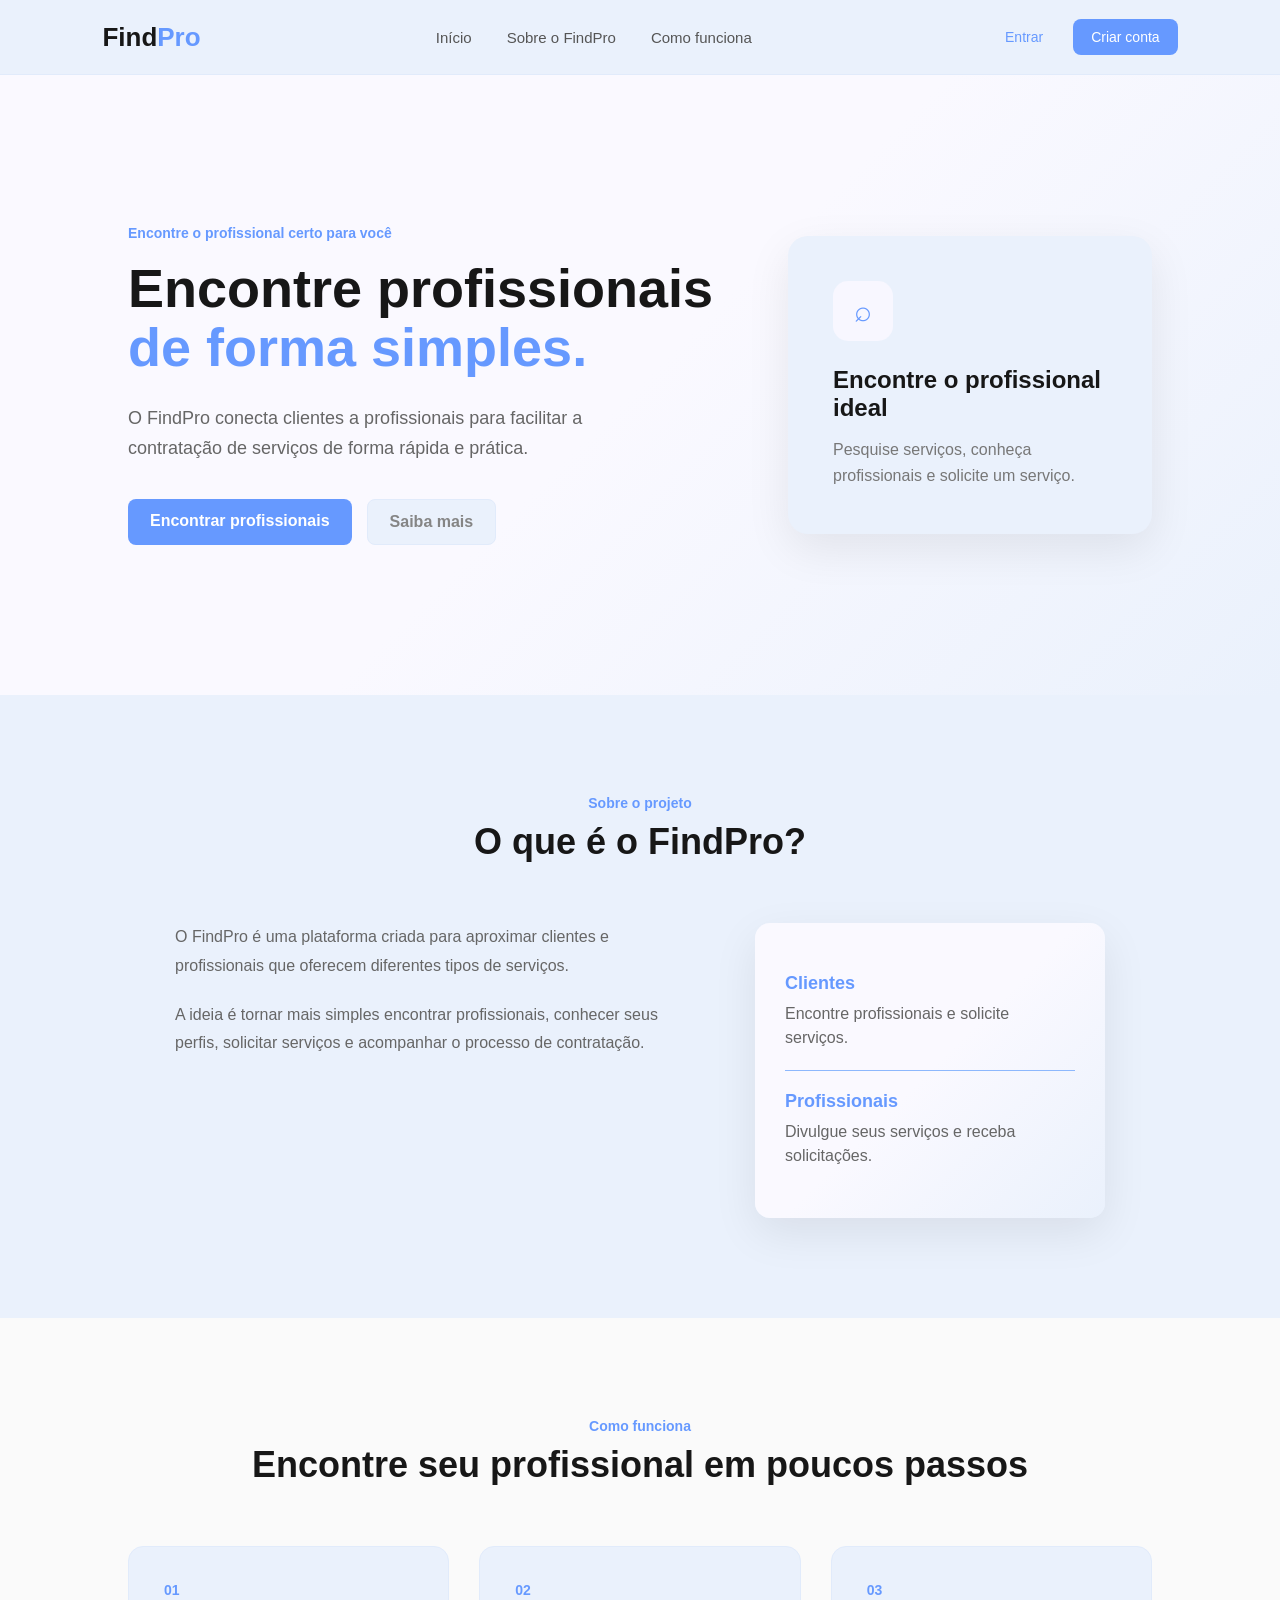
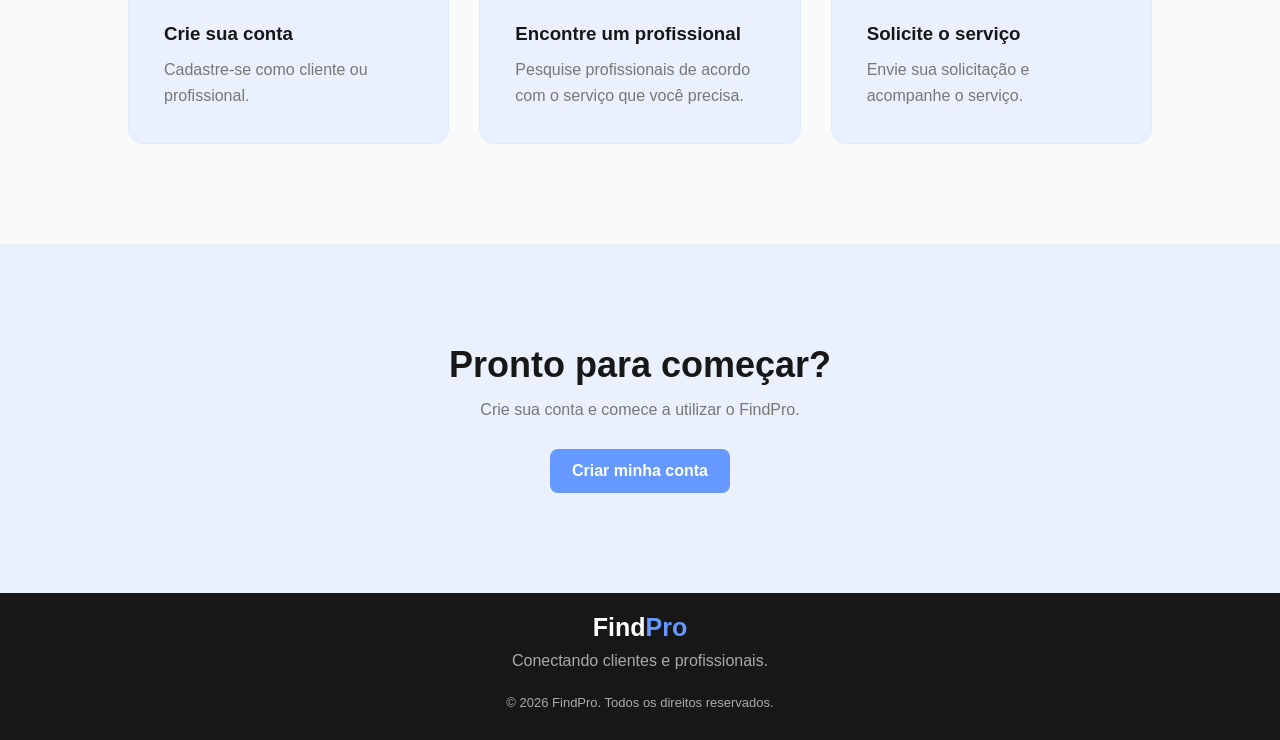
<file: frontend/index.html>
<!DOCTYPE html>
<html lang="pt-BR">
<head>
    <meta charset="UTF-8">
    <meta name="viewport" content="width=device-width, initial-scale=1.0">

    <title>FindPro - Encontre profissionais</title>

    <link rel="stylesheet" href="css/root.css">
    <link rel="stylesheet" href="css/navbar.css">
    <link rel="stylesheet" href="css/footer.css">
    <link rel="stylesheet" href="css/style.css">
</head>

<body>

    <header class="navbar">
        <div class="logo">
            <a href="index.html">Find<span>Pro</span></a>
        </div>

        <nav class="nav-links">
            <a href="#inicio">Início</a>
            <a href="#sobre">Sobre o FindPro</a>
            <a href="#como-funciona">Como funciona</a>
        </nav>

        <div class="nav-buttons">
            <a href="pages/login.html" class="btn-login">Entrar</a>
            <a href="pages/register.html" class="btn-register">Criar conta</a>
        </div>
    </header>


    
    <main>

        <section id="inicio" class="hero">

            <div class="hero-content">

                <p class="hero-tag">
                    Encontre o profissional certo para você
                </p>

                <h1>
                    Encontre profissionais
                    <span>de forma simples.</span>
                </h1>

                <p class="hero-description">
                    O FindPro conecta clientes a profissionais
                    para facilitar a contratação de serviços de
                    forma rápida e prática.
                </p>

                <div class="hero-buttons">
                    <a href="./pages/profissional.html" class="btn-primary">
                        Encontrar profissionais
                    </a>

                    <a href="#como-funciona" class="btn-secondary">
                        Saiba mais
                    </a>
                </div>

            </div>

            <div class="hero-image">
                <div class="hero-card">
                    <span class="card-icon">⌕</span>

                    <h3>
                        Encontre o profissional ideal
                    </h3>

                    <p>
                        Pesquise serviços, conheça profissionais
                        e solicite um serviço.
                    </p>
                </div>
            </div>

        </section>


        
        <section id="sobre" class="about">

            <div class="section-title">
                <p>Sobre o projeto</p>

                <h2>
                    O que é o FindPro?
                </h2>
            </div>

            <div class="about-content">

                <div class="about-text">

                    <p>
                        O FindPro é uma plataforma criada para
                        aproximar clientes e profissionais que
                        oferecem diferentes tipos de serviços.
                    </p>

                    <p>
                        A ideia é tornar mais simples encontrar
                        profissionais, conhecer seus perfis,
                        solicitar serviços e acompanhar o processo
                        de contratação.
                    </p>

                </div>

                <div class="about-card">

                    <div class="info-item">
                        <strong>Clientes</strong>
                        <span>
                            Encontre profissionais e solicite serviços.
                        </span>
                    </div>

                    <div class="info-item">
                        <strong>Profissionais</strong>
                        <span>
                            Divulgue seus serviços e receba solicitações.
                        </span>
                    </div>

                </div>

            </div>

        </section>


        
        <section id="como-funciona" class="how-it-works">

            <div class="section-title">
                <p>Como funciona</p>

                <h2>
                    Encontre seu profissional em poucos passos
                </h2>
            </div>


            <div class="steps">

                <div class="step">

                    <div class="step-number">
                        01
                    </div>

                    <h3>
                        Crie sua conta
                    </h3>

                    <p>
                        Cadastre-se como cliente ou profissional.
                    </p>

                </div>


                <div class="step">

                    <div class="step-number">
                        02
                    </div>

                    <h3>
                        Encontre um profissional
                    </h3>

                    <p>
                        Pesquise profissionais de acordo com o
                        serviço que você precisa.
                    </p>

                </div>


                <div class="step">

                    <div class="step-number">
                        03
                    </div>

                    <h3>
                        Solicite o serviço
                    </h3>

                    <p>
                        Envie sua solicitação e acompanhe o serviço.
                    </p>

                </div>

            </div>

        </section>


        
        <section class="call-to-action">

            <h2>
                Pronto para começar?
            </h2>

            <p>
                Crie sua conta e comece a utilizar o FindPro.
            </p>

            <a href="pages/register.html" class="btn-primary">
                Criar minha conta
            </a>

        </section>

    </main>


    <!-- Rodapé -->
    <footer class="footer">

        <div class="footer-logo">
            Find<span>Pro</span>
        </div>

        <p>
            Conectando clientes e profissionais.
        </p>

        <p class="copyright">
            © 2026 FindPro. Todos os direitos reservados.
        </p>

    </footer>

</body>
</html>
</file>
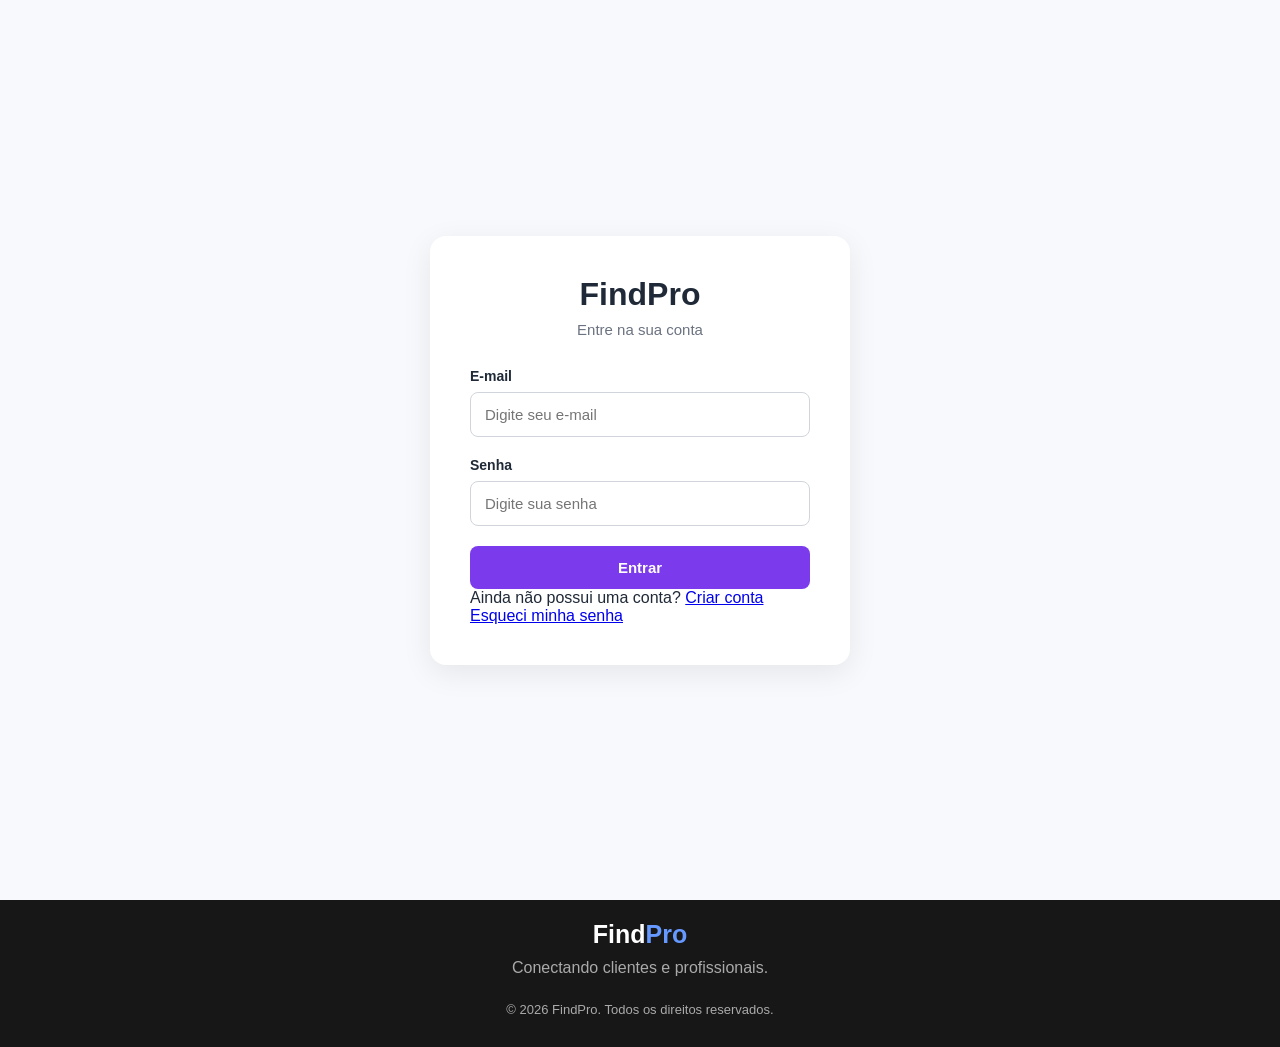
<file: frontend/pages/login.html>
<!DOCTYPE html>
<html lang="pt-BR">
<head>
    <meta charset="UTF-8">
    <meta name="viewport" content="width=device-width, initial-scale=1.0">

    <title>Login | FindPro</title>

    <link rel="stylesheet" href="/frontend/css/root.css">
    <link rel="stylesheet" href="/frontend/css/navbar.css">
    <link rel="stylesheet" href="/frontend/css/footer.css">
    <link rel="stylesheet" href="/frontend/css/login.css">
</head>

<body>

    <main class="login-container">

        <section class="login-card">

            <div class="login-header">
                <h1>FindPro</h1>
                <p>Entre na sua conta</p>
            </div>

            <form id="login-form">

                <div class="form-group">
                    <label for="email">E-mail</label>
                    <input 
                        type="email"
                        id="email"
                        name="email"
                        placeholder="Digite seu e-mail"
                        required
                    >
                </div>

                <div class="form-group">
                    <label for="password">Senha</label>
                    <input 
                        type="password"
                        id="password"
                        name="password"
                        placeholder="Digite sua senha"
                        required
                    >
                </div>

                <button type="submit" class="login-button">
                    Entrar
                </button>

            </form>

            <div class="login-footer">
                <p>
                    Ainda não possui uma conta?
                    <a href="register.html">Criar conta</a>
                </p>

                <a href="#" class="forgot-password">
                    Esqueci minha senha
                </a>
            </div>

        </section>

    </main>

    <footer class="footer">

        <div class="footer-logo">
            Find<span>Pro</span>
        </div>

        <p>
            Conectando clientes e profissionais.
        </p>

        <p class="copyright">
            © 2026 FindPro. Todos os direitos reservados.
        </p>

    </footer>

</body>
</html>
</file>
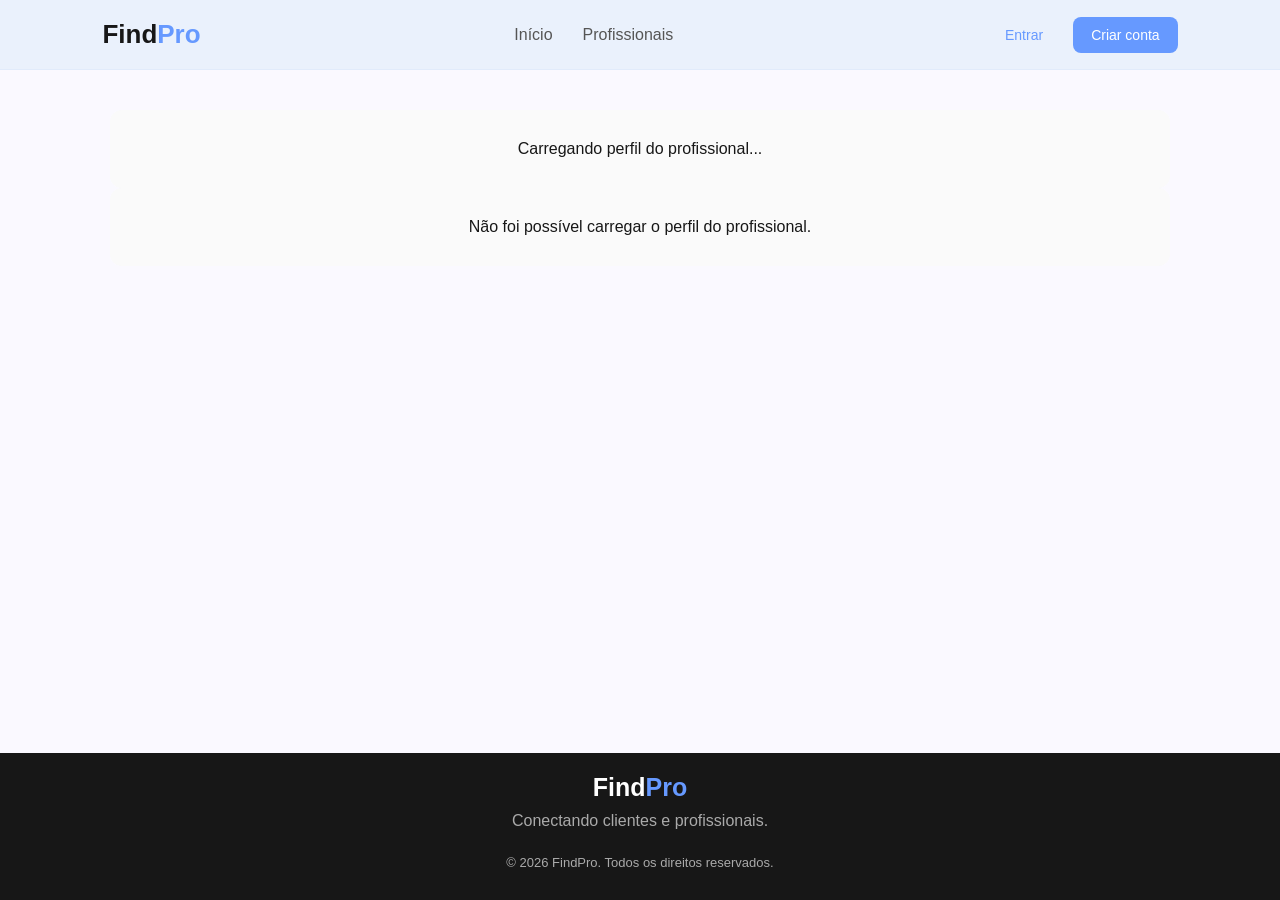
<file: frontend/pages/professional_id.html>
<!DOCTYPE html>
<html lang="pt-BR">
<head>
    <meta charset="UTF-8">
    <meta name="viewport" content="width=device-width, initial-scale=1.0">

    <title>Perfil do Profissional | FindPro</title>

    <link rel="stylesheet" href="/frontend/css/root.css">
    <link rel="stylesheet" href="/frontend/css/navbar.css">
    <link rel="stylesheet" href="/frontend/css/footer.css">
    <link rel="stylesheet" href="../css/professional_id.css">
</head>

<body>

    <header class="navbar">
        <div class="logo">
            <a href="/frontend/index.html">Find<span>Pro</span></a>
        </div>

        <nav class="nav-links">
            <a href="/frontend/index.html#inicio">Início</a>
            <a href="/frontend/pages/profissional.html">Profissionais</a>
        </nav>

        <div class="nav-buttons">
            <a href="pages/login.html" class="btn-login">Entrar</a>
            <a href="pages/register.html" class="btn-register">Criar conta</a>
        </div>
    </header>

    <main class="container">

        
        <div id="loading" class="loading">
            Carregando perfil do profissional...
        </div>

        
        <div id="error-message" class="error-message hidden">
            Não foi possível carregar o perfil do profissional.
        </div>

        
        <section id="professional-profile" class="profile hidden">

            
            <div class="profile-header">

                <div class="profile-avatar" id="profile-avatar">
                    <span id="avatar-initials">?</span>
                </div>

                <div class="profile-main-info">
                    <span class="profile-category" id="service-category">
                        Categoria
                    </span>

                    <h1 id="professional-name">Nome do profissional</h1>

                    <div class="profile-rating">
                        <span class="rating-star">★</span>
                        <strong id="average-rating">0,0</strong>
                        <span id="review-count">(0 avaliações)</span>
                    </div>
                </div>

            </div>

            
            <div class="profile-content">

                
                <div class="profile-details">

                    <section class="profile-section">
                        <h2>Sobre o profissional</h2>

                        <p id="professional-bio">
                            Nenhuma apresentação informada.
                        </p>
                    </section>

                    <section class="profile-section">
                        <h2>Serviços e preços</h2>

                        <div class="price-card">

                            <div class="price-info">
                                <span class="price-label">
                                    Tipo de cobrança
                                </span>

                                <strong id="pricing-type">
                                    Por hora
                                </strong>
                            </div>


                            <div class="price-info">
                                <span class="price-label text-info-price">
                                    Valor por serviço
                                </span>

                                <strong class="service-price">
                                    Não informado
                                </strong>
                            </div>

                        </div>
                    </section>

                    
                    <section class="profile-section">
                        <div class="section-heading">
                            <h2>Avaliações dos clientes</h2>
                        </div>

                        <div id="reviews-list" class="reviews-list">
                            <p class="empty-reviews">
                                Este profissional ainda não possui avaliações.
                            </p>
                        </div>
                    </section>

                </div>

                
                <aside class="profile-sidebar">

                    <div class="contact-card">
                        <h2>Contrate este profissional</h2>

                        <p>
                            Precisa deste serviço? Envie uma solicitação
                            diretamente pelo FindPro.
                        </p>

                        <div class="sidebar-price">
                            <span class="text-info-price"> Valor por serviço </span>
                            <strong id="sidebar-hourly-rate" class="service-price">
                                Não informado
                            </strong>
                        </div>

                        <button
                            type="button"
                            id="request-service-btn"
                            class="request-button"
                        >
                            Solicitar serviço
                        </button>

                        <p class="login-notice">
                            É necessário estar logado para solicitar um serviço.
                        </p>
                    </div>

                </aside>

            </div>

        </section>

    </main>

    <footer class="footer">

        <div class="footer-logo">
            Find<span>Pro</span>
        </div>

        <p>
            Conectando clientes e profissionais.
        </p>

        <p class="copyright">
            © 2026 FindPro. Todos os direitos reservados.
        </p>

    </footer>

    <script type="module" src="../javascript/professional_id.js"></script>

</body>
</html>
</file>
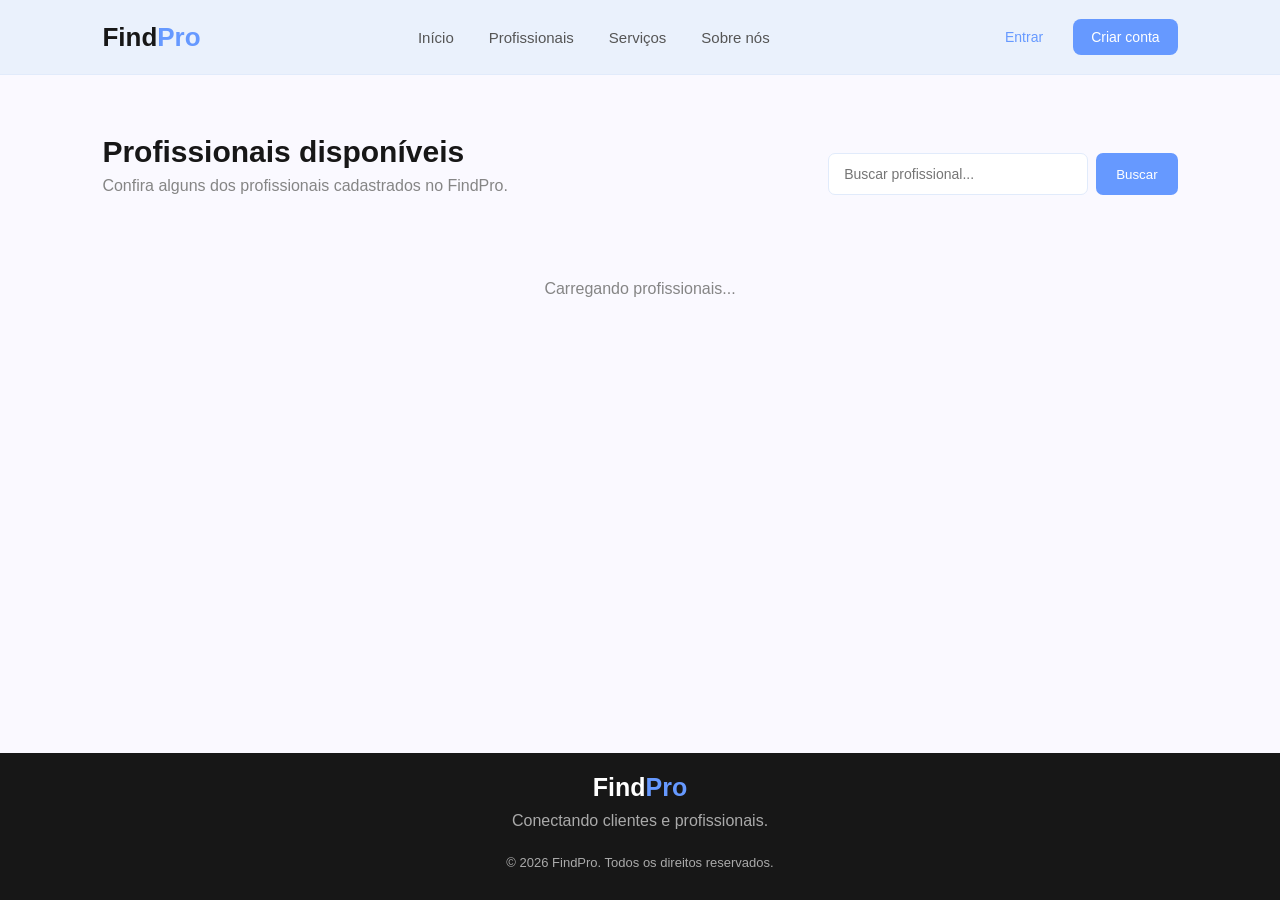
<file: frontend/pages/profissional.html>
<!DOCTYPE html>
<html lang="pt-BR">

<head>
    <meta charset="UTF-8">
    <meta name="viewport" content="width=device-width, initial-scale=1.0">

    <title>Profissionais | FindPro</title>

    <link rel="stylesheet" href="/frontend/css/root.css">
    <link rel="stylesheet" href="/frontend/css/navbar.css">
    <link rel="stylesheet" href="/frontend/css/footer.css">
    <link rel="stylesheet" href="/frontend/css/professionalsList.css">
</head>

<body>
    <header class="navbar">
        <div class="logo">
            <a href="/frontend/index.html">Find<span>Pro</span></a>
        </div>

        <nav class="nav-links">
            <a href="/frontend/index.html#inicio">Início</a>
            <a href="professionals.html" class="active">Profissionais</a>
            <a href="#">Serviços</a>
            <a href="#">Sobre nós</a>
        </nav>

        <div class="nav-buttons">
            <a href="pages/login.html" class="btn-login">Entrar</a>
            <a href="pages/register.html" class="btn-register">Criar conta</a>
        </div>
    </header>


    <main>

        <section class="professionals-section">

            <div class="section-header">

                <div>
                    <h2>Profissionais disponíveis</h2>
                    <p>Confira alguns dos profissionais cadastrados no FindPro.</p>
                </div>

                <div class="search-box">
                    <input
                        type="text"
                        id="searchInput"
                        placeholder="Buscar profissional..."
                    >

                    <button id="searchButton">
                        Buscar
                    </button>
                </div>

            </div>


            <div id="professionalsContainer" class="professionals-grid">


                <div class="loading">
                    Carregando profissionais...
                </div>

            </div>

        </section>

    </main>


    <footer class="footer">

        <div class="footer-logo">
            Find<span>Pro</span>
        </div>

        <p>
            Conectando clientes e profissionais.
        </p>

        <p class="copyright">
            © 2026 FindPro. Todos os direitos reservados.
        </p>

    </footer>

    <script type="module" src="../javascript/functions_professionals.js"></script>

</body>

</html>
</file>
<file: frontend/css/root.css>
:root {

    /*BACKGROUNDS*/

    --background: #eaf1fc;
    --primary-background: #faf9ff;
    --background-light: #fafafa;
    --background-dark: #171717;

    --primary: #6699FF;
    --primary-hover: #537dd0;
    --primary-light: #f8f7ff;


    /*CORES DE TEXTO */

    --text-primary: #171717;
    --text-secondary: #555555;
    --text-muted: #666666;
    --text-light: #777777;

/*TEXTO SOBRE FUNDO BUTTONS*/

    --text-on-primary: #ffffff;
    --text-on-secundary: #858585;



    /*BORDAS*/

    --border: #e1ebfb;
    --border-light: #8db8fd;
    --border-primary: #d9daff;


    


    /*FOOTER*/

    --footer-text: #ffffff;
    --footer-muted: #aaaaaa;


    /*SOMBRAS*/

    --shadow: rgba(0, 0, 0, 0.08);
    --shadow-primary: rgba(124, 58, 237, 0.10);
}
</file>
<file: frontend/css/navbar.css>
/* 
   NAVBAR
 */

.navbar {
    width: 100%;
    height: 75px;

    display: flex;
    align-items: center;
    justify-content: space-between;

    padding: 0 8%;

    background-color: var(--background);

    border-bottom: 1px solid var(--border);

    position: sticky;
    top: 0;
    z-index: 1000;
}


/* Logo */

.logo a {
    text-decoration: none;

    font-size: 26px;
    font-weight: 700;

    color: var(--text-primary);
}

.logo span {
    color: var(--primary);
}


/* Links */

.nav-links {
    display: flex;
    gap: 35px;
}

.nav-links a {
    text-decoration: none;

    color: var(--text-secondary);

    font-size: 15px;

    transition: 0.3s;
}

.nav-links a:hover {
    color: var(--primary);
}


/* Botões */

.nav-buttons {
    display: flex;
    align-items: center;
    gap: 12px;
}

.btn-login,
.btn-register {
    text-decoration: none;

    padding: 10px 18px;

    border-radius: 8px;

    font-size: 14px;

    transition: 0.3s;
}

.btn-login {
    color: var(--primary);
}

.btn-login:hover {
    background-color: var(--background-light);
}

.btn-register {
    background-color: var(--primary);
    color: var(--text-on-primary);
}

.btn-register:hover {
    background-color: var(--primary-hover);
}
</file>
<file: frontend/css/footer.css>
.footer {
    text-align: center;

    padding: 20px 20px;

    background-color: var(--text-primary);

    color: var(--text-on-primary);
}

.footer-logo {
    font-size: 25px;

    font-weight: 700;

    margin-bottom: 10px;
}

.footer-logo span {
    color: var(--primary);
}

.footer p {
    color: var(--footer-muted);

    margin-bottom: 10px;
}

.footer .copyright {
    font-size: 13px;

    margin-top: 25px;
}
</file>
<file: frontend/css/style.css>
* {
    margin: 0;
    padding: 0;
    box-sizing: border-box;
}

html {
    scroll-behavior: smooth;
}

body {
    font-family: Arial, Helvetica, sans-serif;
    background-color: var(--background);
}


/*HERO*/

.hero {
    min-height: 620px;

    display: flex;
    align-items: center;
    justify-content: space-between;

    gap: 60px;

    padding: 80px 10%;

    background:linear-gradient(135deg,
        var(--primary-background),
        var(--primary-background),
        var(--background)
    );
}

.hero-content {
    max-width: 600px;
}

.hero-tag {
    color: var(--primary);

    font-size: 14px;
    font-weight: 600;

    margin-bottom: 18px;
}

.hero h1 {
    font-size: 54px;
    line-height: 1.1;

    color: var(--text-primary);

    margin-bottom: 25px;
}

.hero h1 span {
    color: var(--primary);
}

.hero-description {
    max-width: 520px;

    color: var(--text-muted);

    font-size: 18px;

    line-height: 1.7;

    margin-bottom: 35px;
}


/* Hero buttons */

.hero-buttons {
    display: flex;
    gap: 15px;
}

.btn-primary,
.btn-secondary {
    display: inline-block;

    padding: 13px 22px;

    border-radius: 8px;

    text-decoration: none;

    font-weight: 600;

    transition: 0.3s;
}

.btn-primary {
    background-color: var(--primary);
    color: var(--text-on-primary);
}

.btn-primary:hover {
    background-color: var(--primary-hover);
    transform: translateY(-2px);
}

.btn-secondary {
    border: 1px solid var(--border);
    color: var(--text-on-secundary);
    background-color: var(--background);
}

.btn-secondary:hover {
    border-color: var(--primary);
    color: var(--primary);
}


/* Hero card */

.hero-image {
    width: 420px;
}

.hero-card {
    background-color: var(--background);

    padding: 45px;

    border-radius: 20px;

    box-shadow: 0 15px 45px var(--shadow);
}

.card-icon {
    display: flex;

    align-items: center;
    justify-content: center;

    width: 60px;
    height: 60px;

    border-radius: 15px;

    background-color: var(--primary-light);

    color: var(--primary);

    font-size: 30px;

    margin-bottom: 25px;
}

.hero-card h3 {
    font-size: 24px;

    margin-bottom: 15px;

    color: var(--text-primary);
}

.hero-card p {
    color: var(--text-light);

    line-height: 1.6;
}


/*SECTION TITLE*/

.section-title {
    text-align: center;

    margin-bottom: 60px;
}

.section-title p {
    color: var(--primary);

    font-size: 14px;

    font-weight: 600;

    margin-bottom: 10px;
}

.section-title h2 {
    font-size: 36px;

    color: var(--text-primary);
}


/*
   SOBRE
*/

.about {
    padding: 100px 10%;
}

.about-content {
    display: flex;

    justify-content: center;

    gap: 80px;

    max-width: 1000px;

    margin: auto;
}

.about-text {
    max-width: 500px;
}

.about-text p {
    color: var(--text-muted);

    line-height: 1.8;

    margin-bottom: 20px;
}

.about-card {
    width: 350px;

    padding: 30px;

    background:linear-gradient(135deg,
        var(--primary-background),
        var(--primary-background),
        var(--background)
    );

    border-radius: 15px;
    box-shadow: 0 15px 45px var(--shadow);
}

.info-item {
    display: flex;

    flex-direction: column;

    gap: 8px;

    padding: 20px 0;

    border-bottom: 1px solid var(--border-light);
}

.info-item:last-child {
    border-bottom: none;
}

.info-item strong {
    color: var(--primary);

    font-size: 18px;
}

.info-item span {
    color: var(--text-muted);

    line-height: 1.5;
}


/* 
   COMO FUNCIONA
*/

.how-it-works {
    padding: 100px 10%;

    background-color: var(--background-light);
}

.steps {
    display: flex;

    justify-content: center;

    gap: 30px;

    max-width: 1100px;

    margin: auto;
}

.step {
    flex: 1;

    background-color: var(--background);

    padding: 35px;

    border-radius: 15px;

    border: 1px solid var(--border);
}

.step-number {
    color: var(--primary);

    font-size: 14px;

    font-weight: bold;

    margin-bottom: 25px;
}

.step h3 {
    margin-bottom: 12px;

    color: var(--text-primary);
}

.step p {
    color: var(--text-light);

    line-height: 1.6;
}


/* 
   CALL TO ACTION
*/

.call-to-action {
    text-align: center;

    padding: 100px 20px;
}

.call-to-action h2 {
    font-size: 36px;

    margin-bottom: 15px;

    color: var(--text-primary);
}

.call-to-action p {
    color: var(--text-light);

    margin-bottom: 30px;
}


/* 
   RESPONSIVIDADE
*/

@media (max-width: 900px) {

    .navbar {
        padding: 0 5%;
    }

    .nav-links {
        display: none;
    }

    .hero {
        flex-direction: column;

        text-align: center;

        padding: 70px 5%;
    }

    .hero h1 {
        font-size: 42px;
    }

    .hero-buttons {
        justify-content: center;
    }

    .hero-image {
        width: 100%;

        max-width: 420px;
    }

    .about-content {
        flex-direction: column;

        gap: 40px;
    }

    .about-card {
        width: 100%;
    }

    .steps {
        flex-direction: column;
    }
}


@media (max-width: 500px) {

    .navbar {
        height: 65px;
    }

    .nav-buttons {
        gap: 5px;
    }

    .btn-login,
    .btn-register {
        padding: 8px 12px;
    }

    .hero h1 {
        font-size: 36px;
    }

    .hero-description {
        font-size: 16px;
    }

    .hero-buttons {
        flex-direction: column;
    }

    .section-title h2 {
        font-size: 30px;
    }
}
</file>
<file: frontend/css/login.css>
/* 
   RESET
 */

* {
    margin: 0;
    padding: 0;
    box-sizing: border-box;
}

body {
    font-family: Arial, Helvetica, sans-serif;
    background-color: #f8f9fc;
    color: #1f2937;
}


/* 
   CONTAINER
 */

.login-container {
    min-height: 100vh;

    display: flex;
    justify-content: center;
    align-items: center;

    padding: 20px;
}


/* 
   CARD
 */

.login-card {
    width: 100%;
    max-width: 420px;

    background-color: #ffffff;

    padding: 40px;

    border-radius: 16px;

    box-shadow: 0 8px 30px rgba(0, 0, 0, 0.08);
}


/* 
   HEADER
 */

.login-header {
    text-align: center;
    margin-bottom: 30px;
}

.login-header h1 {
    font-size: 32px;
    margin-bottom: 8px;
}

.login-header p {
    color: #6b7280;
    font-size: 15px;
}


/* 
   FORM
 */

.form-group {
    display: flex;
    flex-direction: column;

    margin-bottom: 20px;
}

.form-group label {
    font-size: 14px;
    font-weight: 600;

    margin-bottom: 8px;
}

.form-group input {
    width: 100%;

    padding: 13px 14px;

    border: 1px solid #d1d5db;
    border-radius: 8px;

    font-size: 15px;

    outline: none;

    transition: border-color 0.2s, box-shadow 0.2s;
}

.form-group input:focus {
    border-color: #7c3aed;

    box-shadow: 0 0 0 3px rgba(124, 58, 237, 0.12);
}


/* 
   BUTTON
 */

.login-button {
    width: 100%;

    padding: 13px;

    border: none;
    border-radius: 8px;

    background-color: #7c3aed;
    color: white;

    font-size: 15px;
    font-weight: 600;

    cursor: pointer;

    transition: background-color 0.2s;
}

.login-button:hover {
    background-color: #6d28d9;
}
</file>
<file: frontend/css/professional_id.css>
/* =========================
   ESTRUTURA GERAL
========================= */

* {
    margin: 0;
    padding: 0;
    box-sizing: border-box;
}

html,body{
    min-height: 100%;
}

body {
    min-height: 100vh;
    display: flex;
    flex-direction: column;

    font-family: Arial, Helvetica, sans-serif;
    background: var(--primary-background);
    color: var(--text-primary);
}

/* =========================
   CABEÇALHO
========================= */
.navbar {
    height: 70px;
    padding: 0 8%;
    display: flex;
    align-items: center;
    justify-content: space-between;

    background: var(--background);
}

.logo {
    font-size: 25px;
    font-weight: 700;
    color: var(--text-primary);
    text-decoration: none;
}

.logo span,
footer span {
    color: var(--primary);
}

.navbar nav {
    display: flex;
    gap: 30px;
}

.navbar nav a {
    color: var(--text-secondary);
    text-decoration: none;
    font-size: 16px;
}

.navbar nav a:hover,
.navbar nav a.active {
    color: var(--primary);
}

.nav-buttons {
    display: flex;
    align-items: center;
    gap: 12px;
}

.login-btn,
.register-btn {
    text-decoration: none;
    padding: 10px 18px;
    border-radius: 7px;
    font-size: 14px;
}

.login-btn {
    color: var(--primary);
}

.register-btn {
    color: var(--text-on-primary);
    background: var(--primary);
}

.register-btn:hover {
    background: var(--primary-hover);
}

/* =========================
   CONTEÚDO PRINCIPAL
========================= */

.container {
    width: 100%;
    max-width: 1100px;
    margin: 40px auto;
    padding: 0 20px;

    flex: 1;
}

.loading,
.error-message {
    padding: 30px;
    text-align: center;
    border-radius: 12px;
    background: var(--background-light);
}

.error-message {
    color: var(--error-color);
}

/* =========================
   CABEÇALHO DO PERFIL
========================= */

#professional-profile{
    display: none;
}

.profile-header {
    display: flex;
    align-items: center;
    gap: 25px;

    padding: 30px;
    margin-bottom: 30px;

    background: var(--secondary-background);
    border: 1px solid var(--border-color);
    border-radius: 16px;
}

.profile-avatar {
    width: 110px;
    height: 110px;
    flex-shrink: 0;

    display: flex;
    align-items: center;
    justify-content: center;

    border-radius: 50%;
    background: var(--primary);
    color: var(--text-on-primary);

    font-size: 36px;
    font-weight: bold;
}

.profile-main-info {
    min-width: 0;
}

.profile-category {
    display: inline-block;
    margin-bottom: 10px;
    padding: 6px 12px;

    border-radius: 20px;
    background: var(--accent-background);
    color: var(--primary);

    font-size: 13px;
}

.profile-main-info h1 {
    margin-bottom: 12px;
    font-size: 30px;
    overflow-wrap: anywhere;
}

.profile-rating {
    display: flex;
    align-items: center;
    gap: 7px;
    flex-wrap: wrap;

    font-size: 14px;
}

.rating-star {
    color: var(--rating-color);
    font-size: 20px;
}

#review-count {
    color: var(--text-muted);
}

/* =========================
   LAYOUT DO PERFIL
========================= */

.profile-content {
    display: grid;
    grid-template-columns: minmax(0, 1fr) 320px;
    gap: 30px;
    align-items: start;
}

.profile-details {
    min-width: 0;
}

.profile-section {
    margin-bottom: 30px;
    padding: 25px;

    background: var(--secondary-background);
    border: 1px solid var(--border-color);
    border-radius: 14px;
}

.profile-section h2,
.contact-card h2 {
    margin-bottom: 18px;
    font-size: 20px;
}

.profile-section > p {
    line-height: 1.8;
    color: var(--text-muted);
    overflow-wrap: anywhere;
}

/* =========================
   PREÇOS
========================= */

.price-card {
    display: grid;
    grid-template-columns: repeat(3, minmax(0, 1fr));
    gap: 15px;
}

.price-info {
    display: flex;
    flex-direction: column;
    gap: 10px;

    padding: 16px;
    border-radius: 10px;
    background: var(--primary-background);
}

.price-label {
    font-size: 13px;
    color: var(--text-muted);
}

.price-info strong {
    font-size: 16px;
    overflow-wrap: anywhere;
}

/* =========================
   AVALIAÇÕES
========================= */

.section-heading {
    display: flex;
    justify-content: space-between;
    align-items: center;
}

.reviews-list {
    display: flex;
    flex-direction: column;
    gap: 16px;
    width: 100%;
}

.reviews-list > p {
    margin: 0;
}

.reviews-list .rating {
    display: flex;
    align-items: center;
    gap: 6px;

    font-size: 15px;
    font-weight: 700;
    color: #f59e0b;

    margin-bottom: -8px;
}

.reviews-list .rating::before {
    content: "★";
    font-size: 18px;
}

/* Comentário */
.reviews-list .comment {
    font-size: 14px;
    line-height: 1.7;
    color: var(--text-color, #374151);

    overflow-wrap: anywhere;
}

/* Data da avaliação */
.reviews-list .create-date {
    font-size: 12px;
    color: var(--text-secondary, #9ca3af);
    margin-top: -8px;
}

.empty-reviews {
    color: var(--text-muted);
    line-height: 1.7;
}



/* =========================
   BARRA LATERAL
========================= */

.profile-sidebar {
    position: sticky;
    top: 20px;
}

.contact-card {
    padding: 25px;

    background: var(--secondary-background);
    border: 1px solid var(--border-color);
    border-radius: 14px;
}

.contact-card > p {
    margin-bottom: 20px;
    color: var(--text-muted);
    font-size: 14px;
    line-height: 1.7;
}

.sidebar-price {
    display: flex;
    flex-direction: column;
    gap: 8px;

    padding: 18px 0;
    margin-bottom: 18px;
    border-top: 1px solid var(--border-color);
    border-bottom: 1px solid var(--border-color);
}

.sidebar-price span {
    color: var(--text-muted);
    font-size: 13px;
}

.sidebar-price strong {
    font-size: 24px;
}

.request-button {
    width: 100%;
    padding: 14px;

    border: none;
    border-radius: 9px;

    background: var(--primary);
    color: var(--text-on-primary);

    font-weight: bold;
    transition: background 0.2s ease, transform 0.2s ease;
}

.request-button:hover {
    background: var(--primary-hover);
    transform: translateY(-2px);
}

.login-notice {
    margin-top: 15px;
    font-size: 12px !important;
    text-align: center;
}


/* =========================
   RESPONSIVIDADE
========================= */

@media (max-width: 900px) {
    .nav-links {
        display: none;
    }
    
    .nav-links {
        display: none;
    }

    .profile-content {
        grid-template-columns: 1fr;
    }

    .profile-sidebar {
        position: static;
    }

    .price-card {
        grid-template-columns: 1fr;
    }
}

@media (max-width: 500px) {
    .navbar {
        align-items: flex-start;
    }

    .nav-links {
        gap: 12px;
        flex-wrap: wrap;
        justify-content: flex-end;
        font-size: 13px;
    }

    .profile-header {
        padding: 20px;
        flex-direction: column;
        align-items: flex-start;
    }

    .profile-avatar {
        width: 85px;
        height: 85px;
        font-size: 28px;
    }

    .profile-main-info h1 {
        font-size: 24px;
    }

    .profile-section,
    .contact-card {
        padding: 20px;
    }

    .review-header {
        align-items: flex-start;
        flex-direction: column;
    }
}
</file>
<file: frontend/css/professionalsList.css>
* {
    margin: 0;
    padding: 0;
    box-sizing: border-box;
}
html,body{
    min-height: 100%;
}

body {
    min-height: 100vh;
    display: flex;
    flex-direction: column;


    font-family: Arial, Helvetica, sans-serif;
    background: var(--background);
    color: var(--text-primary);
}

/* 
   PROFESSIONALS
 */

main{
    flex: 1;
    background-color: var(--primary-background);
}

.professionals-section {
    padding: 60px 8%;
}

.section-header {
    display: flex;
    justify-content: space-between;
    align-items: end;
    gap: 30px;
    margin-bottom: 35px;
}

.section-header h2 {
    font-size: 30px;
    margin-bottom: 8px;
}

.section-header p {
    color: var(--text-on-secundary);
}


/* 
   SEARCH
 */

.search-box {
    display: flex;
    gap: 8px;
}

.search-box input {
    width: 260px;
    padding: 12px 15px;

    border: 1px solid var(--border);
    border-radius: 7px;

    outline: none;
    font-size: 14px;
}

.search-box input:focus {
    border-color: var(--primary);
}

.search-box button {
    padding: 12px 20px;

    border: none;
    border-radius: 7px;

    background: var(--primary);
    color: var(--text-on-primary);

    cursor: pointer;
}

.search-box button:hover {
    background: var(--primary-hover);
}


/* 
   GRID
 */

.professionals-grid {
    display: grid;
    grid-template-columns: repeat(3, 1fr);
    gap: 25px;
}


/* 
   CARD
 */

.professional-card {
    display: flex;
    flex-direction: column;
    background: var(--background-light);
    border: 1px solid var(--border);
    border-radius: 12px;

    padding: 25px;

    transition: 0.2s;
    
}

.professional-card:hover {
    transform: translateY(-4px);
    box-shadow: 0 10px 25px var(--shadow);
}


.profile-header {
    display: flex;
    align-items: center;
    gap: 15px;
    margin-bottom: 20px;
}


.profile-name {
    font-size: 18px;
    font-weight: 600;
}

.profile-service {
    margin-top: 4px;
    color: var(--primary);
    font-size: 13px;
    font-weight: bold;
}


.profile-bio {
    color: var(--text-secondary);
    font-size: 14px;
    line-height: 1.6;

    margin-bottom: 20px;

    display: -webkit-box;
    line-clamp: 3;
    -webkit-line-clamp: 3;
    -webkit-box-orient: vertical;
    overflow: hidden;
}


/* 
   PRICE
 */

.price {
    padding-top: 15px;
    border-top: 1px solid var(--border-primary);

    color: var(--primary);
    font-size: 14px;
    font-weight: bold;
}

.price strong {
    color: var(--text-primary);
    font-size: 18px;
}


/* 
   BUTTON
 */

.profile-button {
    display: block;
    cursor: pointer;

    margin-top: auto;

    width: 100%;
    padding: 11px;

    text-align: center;

    border-radius: 7px;

    text-decoration: none;

    background: var(--primary);
    color: var(--text-on-primary);

    font-size: 14px;
}

.profile-button:hover {
    background: var(--primary-hover);
}


/* 
   LOADING
 */

.loading {
    grid-column: 1 / -1;

    text-align: center;

    padding: 50px;

    color: var(--text-on-secundary);
}


/* 
   RESPONSIVE
 */

@media (max-width: 900px) {

    .professionals-grid {
        grid-template-columns: repeat(2, 1fr);
    }

    .section-header {
        flex-direction: column;
        align-items: flex-start;
    }

}

@media (max-width: 650px) {

    .navbar nav {
        display: none;
    }

    .hero h1 {
        font-size: 34px;
    }

    .professionals-grid {
        grid-template-columns: 1fr;
    }

    .search-box {
        width: 100%;
    }

    .search-box input {
        width: 100%;
    }

    .footer-content {
        flex-direction: column;
        gap: 20px;
        align-items: flex-start;
    }

}
</file>
